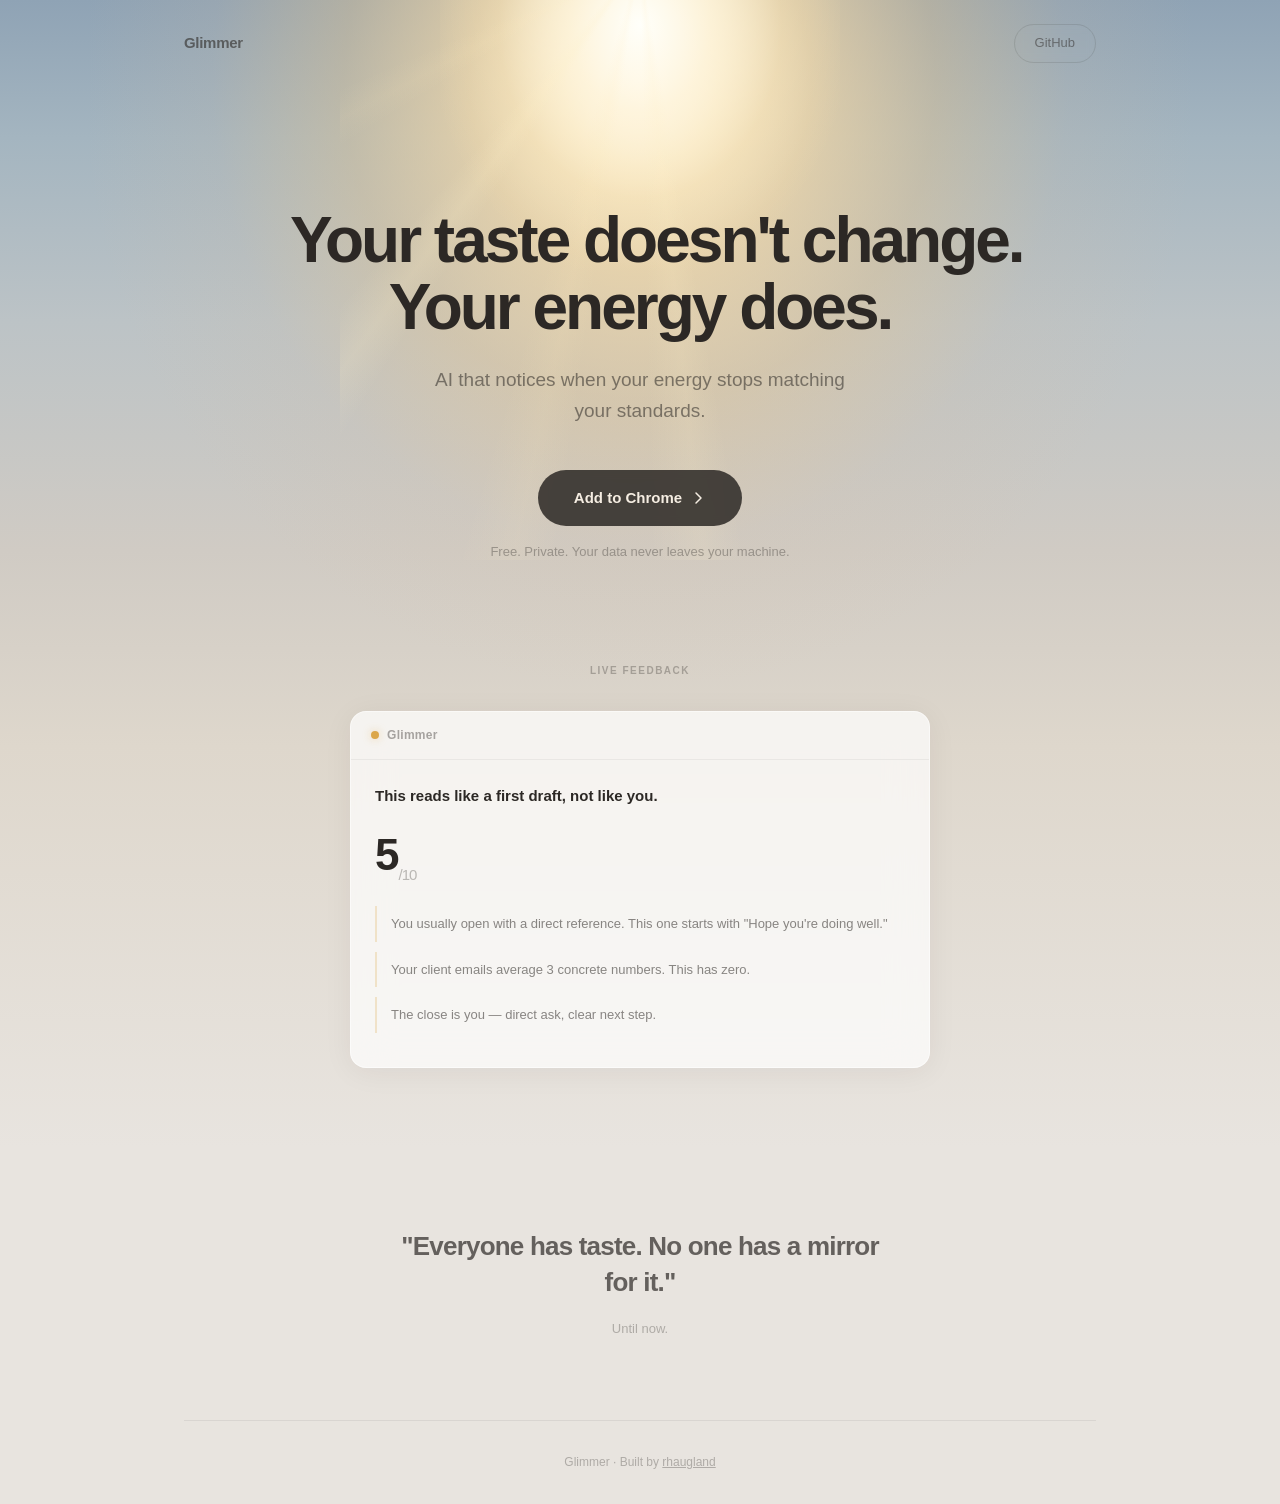
<file: site/index.html>
<!DOCTYPE html>
<html lang="en">
<head>
<meta charset="utf-8">
<meta name="viewport" content="width=device-width, initial-scale=1">
<title>Glimmer</title>
<meta name="description" content="AI that learns your voice and catches when your energy isn't matching your taste.">
<style>
  * { margin: 0; padding: 0; box-sizing: border-box; }

  body {
    font-family: -apple-system, BlinkMacSystemFont, "SF Pro Display", "Helvetica Neue", sans-serif;
    background: #E8E4DF;
    color: #2C2825;
    line-height: 1.6;
    -webkit-font-smoothing: antialiased;
    overflow-x: hidden;
  }

  /* ── The sky ── */
  .sky {
    position: relative;
    min-height: 100vh;
    background: linear-gradient(
      180deg,
      #8FA3B5 0%,
      #A4B5C0 12%,
      #BCC3C6 28%,
      #D0CBC4 48%,
      #DED7CC 65%,
      #E8E4DF 100%
    );
    overflow: hidden;
  }

  /* The break — where sun pushes through (layered for intensity) */
  .sunbreak {
    position: absolute;
    top: -120px;
    left: 50%;
    transform: translateX(-50%);
    width: 1100px;
    height: 800px;
    background: radial-gradient(
      ellipse at 50% 25%,
      rgba(255, 250, 240, 1) 0%,
      rgba(255, 238, 200, 0.9) 10%,
      rgba(255, 220, 160, 0.65) 22%,
      rgba(245, 200, 130, 0.35) 38%,
      rgba(220, 190, 155, 0.12) 55%,
      transparent 72%
    );
    pointer-events: none;
    animation: breathe 8s ease-in-out infinite;
  }

  /* Second glow layer — hot center */
  .suncore {
    position: absolute;
    top: -80px;
    left: 50%;
    transform: translateX(-50%);
    width: 400px;
    height: 350px;
    background: radial-gradient(
      ellipse at 50% 30%,
      rgba(255, 255, 250, 1) 0%,
      rgba(255, 245, 220, 0.8) 25%,
      rgba(255, 230, 180, 0.3) 50%,
      transparent 75%
    );
    pointer-events: none;
    animation: breathe-core 8s ease-in-out infinite;
  }

  /* Light rays */
  .rays {
    position: absolute;
    top: -40px;
    left: 50%;
    transform: translateX(-50%);
    width: 600px;
    height: 600px;
    background:
      conic-gradient(
        from 170deg at 50% 0%,
        transparent 0deg,
        rgba(255, 240, 200, 0.14) 4deg,
        transparent 9deg,
        transparent 18deg,
        rgba(255, 235, 190, 0.1) 22deg,
        transparent 27deg,
        transparent 42deg,
        rgba(255, 240, 200, 0.16) 46deg,
        transparent 51deg,
        transparent 68deg,
        rgba(255, 235, 190, 0.08) 72deg,
        transparent 77deg,
        transparent 155deg,
        rgba(255, 240, 200, 0.12) 159deg,
        transparent 164deg,
        transparent 180deg
      );
    pointer-events: none;
    animation: rotate-slow 120s linear infinite;
  }

  @keyframes breathe {
    0%, 100% { opacity: 0.9; transform: translateX(-50%) scale(1); }
    50% { opacity: 1; transform: translateX(-50%) scale(1.06); }
  }

  @keyframes breathe-core {
    0%, 100% { opacity: 0.7; transform: translateX(-50%) scale(1); }
    50% { opacity: 1; transform: translateX(-50%) scale(1.1); }
  }

  @keyframes rotate-slow {
    from { transform: translateX(-50%) rotate(0deg); }
    to { transform: translateX(-50%) rotate(360deg); }
  }

  .container { max-width: 960px; margin: 0 auto; padding: 0 24px; position: relative; z-index: 2; }

  /* ── Nav ── */
  nav {
    padding: 24px 0;
    display: flex;
    justify-content: space-between;
    align-items: center;
  }
  .logo {
    font-size: 15px; font-weight: 700; letter-spacing: -0.3px;
    color: rgba(44, 40, 37, 0.6);
  }
  .nav-link {
    font-size: 13px; color: rgba(44, 40, 37, 0.5); text-decoration: none;
    padding: 8px 20px; border: 1px solid rgba(44, 40, 37, 0.12); border-radius: 100px;
    transition: all 0.2s;
    backdrop-filter: blur(4px);
  }
  .nav-link:hover { border-color: rgba(44, 40, 37, 0.3); color: rgba(44, 40, 37, 0.8); }

  /* ── Hero ── */
  .hero {
    text-align: center;
    padding: 120px 0 100px;
    max-width: 700px;
    margin: 0 auto;
  }
  .hero h1 {
    font-size: 64px;
    font-weight: 700;
    letter-spacing: -3px;
    line-height: 1.05;
    margin-bottom: 24px;
    color: #2C2825;
  }
  .hero p {
    font-size: 19px;
    color: rgba(44, 40, 37, 0.55);
    line-height: 1.6;
    max-width: 440px;
    margin: 0 auto 44px;
  }
  .hero-cta {
    display: inline-flex;
    align-items: center;
    gap: 8px;
    padding: 16px 36px;
    background: rgba(44, 40, 37, 0.85);
    color: #F5EDE2;
    border: none;
    border-radius: 100px;
    font-size: 15px;
    font-weight: 600;
    text-decoration: none;
    transition: all 0.25s;
    cursor: pointer;
    font-family: inherit;
    backdrop-filter: blur(4px);
  }
  .hero-cta:hover {
    background: rgba(44, 40, 37, 0.95);
    transform: translateY(-2px);
    box-shadow: 0 12px 40px rgba(44, 40, 37, 0.15);
  }
  .hero-sub {
    margin-top: 16px;
    font-size: 13px;
    color: rgba(44, 40, 37, 0.35);
  }

  /* ── Demo ── */
  .demo-section {
    padding: 0 0 80px;
  }
  .demo-label {
    text-align: center;
    font-size: 10px;
    font-weight: 700;
    text-transform: uppercase;
    letter-spacing: 1.5px;
    color: rgba(44, 40, 37, 0.3);
    margin-bottom: 32px;
  }
  .demo-card {
    background: rgba(255, 255, 255, 0.7);
    backdrop-filter: blur(20px);
    border-radius: 16px;
    border: 1px solid rgba(255, 255, 255, 0.5);
    overflow: hidden;
    max-width: 580px;
    margin: 0 auto;
    box-shadow: 0 4px 30px rgba(44, 40, 37, 0.06);
  }
  .demo-header {
    padding: 14px 20px;
    border-bottom: 1px solid rgba(44, 40, 37, 0.06);
    display: flex;
    align-items: center;
    gap: 8px;
  }
  .demo-dot {
    width: 8px; height: 8px; border-radius: 50%;
    background: #DBA64A;
    box-shadow: 0 0 8px rgba(219, 166, 74, 0.4);
  }
  .demo-header span {
    font-size: 12px; font-weight: 600;
    color: rgba(44, 40, 37, 0.4);
    letter-spacing: 0.3px;
  }
  .demo-body { padding: 24px; }
  .demo-verdict {
    font-size: 15px; font-weight: 600; margin-bottom: 12px;
  }
  .demo-score {
    font-size: 44px; font-weight: 700; letter-spacing: -1px; margin-bottom: 16px;
  }
  .demo-score sub { font-size: 15px; color: rgba(44, 40, 37, 0.3); font-weight: 400; }
  .demo-detail {
    padding: 8px 0 8px 14px;
    border-left: 2px solid rgba(219, 166, 74, 0.25);
    font-size: 13px;
    color: rgba(44, 40, 37, 0.55);
    margin-bottom: 10px;
    line-height: 1.5;
  }

  /* ── Bottom ── */
  .bottom {
    background: #E8E4DF;
    position: relative;
  }

  .the-line {
    padding: 80px 0;
    text-align: center;
  }
  .the-line blockquote {
    font-size: 26px;
    font-weight: 600;
    letter-spacing: -0.8px;
    line-height: 1.4;
    max-width: 500px;
    margin: 0 auto 14px;
    color: rgba(44, 40, 37, 0.7);
  }
  .the-line cite {
    font-style: normal;
    font-size: 13px;
    color: rgba(44, 40, 37, 0.3);
  }

  footer {
    padding: 32px 0;
    border-top: 1px solid rgba(44, 40, 37, 0.08);
    text-align: center;
    font-size: 12px;
    color: rgba(44, 40, 37, 0.3);
  }
  footer a { color: inherit; }

  @media (max-width: 768px) {
    .hero { padding: 80px 0 60px; }
    .hero h1 { font-size: clamp(24px, 5.5vw, 38px); letter-spacing: -1.5px; }
    .hero p { font-size: 16px; }
    .sunbreak { width: 500px; height: 400px; }
    .rays { width: 400px; height: 400px; }
    .the-line blockquote { font-size: 21px; }
  }
</style>
</head>
<body>

<div class="sky">
  <div class="sunbreak"></div>
  <div class="suncore"></div>
  <div class="rays"></div>

  <div class="container">
    <nav>
      <div class="logo">Glimmer</div>
      <a href="https://github.com/rhaugland/discernment" class="nav-link" target="_blank">GitHub</a>
    </nav>
  </div>

  <div class="container">
    <div class="hero">
      <h1 style="white-space: nowrap;">Your taste doesn't change.<br>Your energy does.</h1>
      <p>AI that notices when your energy stops matching your standards.</p>
      <a href="https://chromewebstore.google.com/detail/discernment/nalmffchcmhecjpofnhmjlnbokfhbbaj" class="hero-cta">
        Add to Chrome
        <svg width="16" height="16" viewBox="0 0 16 16" fill="none"><path d="M6 3L11 8L6 13" stroke="currentColor" stroke-width="1.5" stroke-linecap="round" stroke-linejoin="round"/></svg>
      </a>
      <div class="hero-sub">Free. Private. Your data never leaves your machine.</div>
    </div>
  </div>

  <div class="container">
    <div class="demo-section">
      <div class="demo-label">Live feedback</div>
      <div class="demo-card">
        <div class="demo-header">
          <div class="demo-dot"></div>
          <span>Glimmer</span>
        </div>
        <div class="demo-body">
          <div class="demo-verdict">This reads like a first draft, not like you.</div>
          <div class="demo-score">5<sub>/10</sub></div>
          <div class="demo-detail">You usually open with a direct reference. This one starts with "Hope you're doing well."</div>
          <div class="demo-detail">Your client emails average 3 concrete numbers. This has zero.</div>
          <div class="demo-detail">The close is you — direct ask, clear next step.</div>
        </div>
      </div>
    </div>
  </div>
</div>

<div class="bottom">
  <div class="container">
    <div class="the-line">
      <blockquote>"Everyone has taste. No one has a mirror for it."</blockquote>
      <cite>Until now.</cite>
    </div>
  </div>
  <div class="container">
    <footer>
      Glimmer &middot; Built by <a href="https://github.com/rhaugland">rhaugland</a>
    </footer>
  </div>
</div>

</body>
</html>
</file>
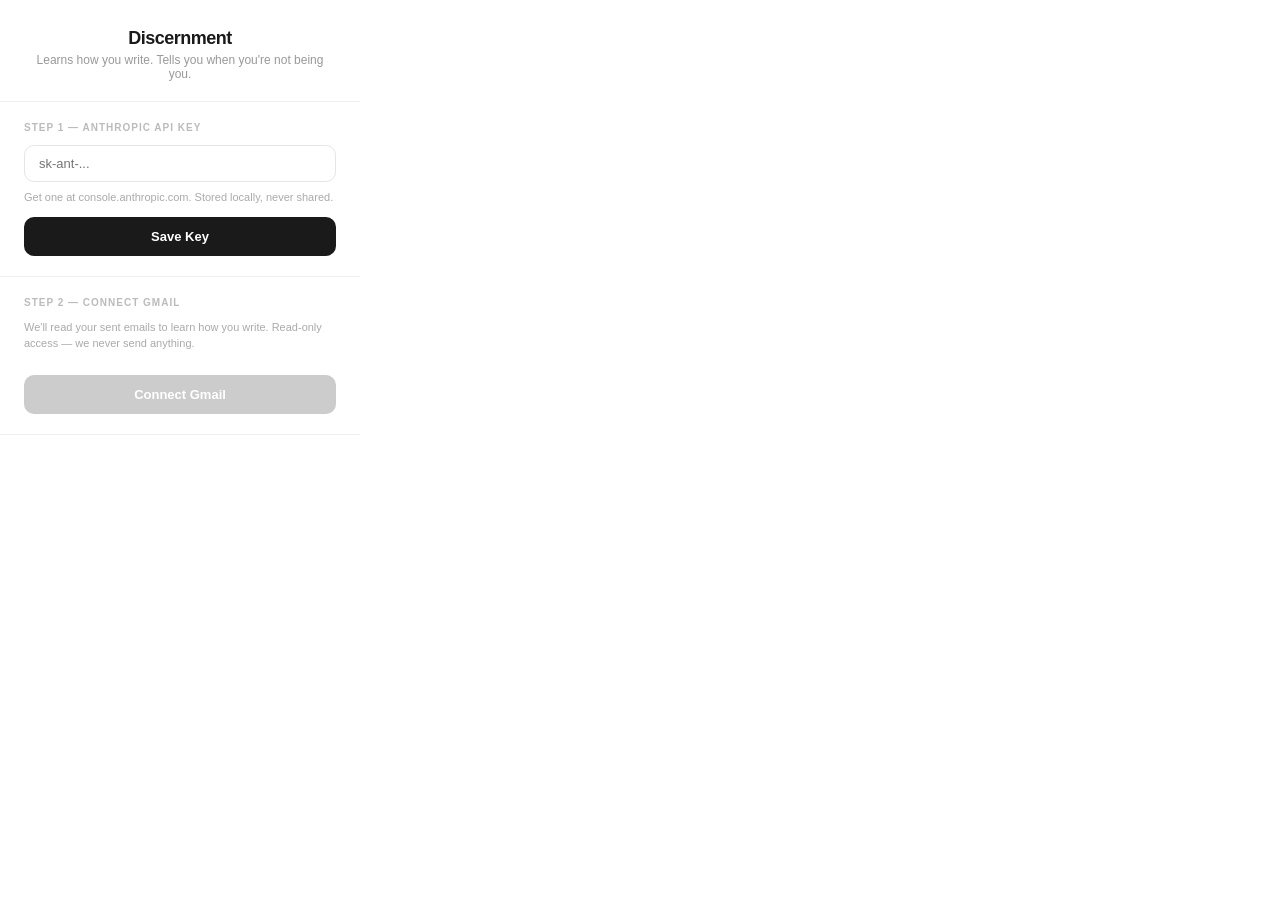
<file: popup.html>
<!DOCTYPE html>
<html>
<head>
<meta charset="utf-8">
<style>
  * { margin: 0; padding: 0; box-sizing: border-box; }
  body {
    width: 360px;
    font-family: -apple-system, BlinkMacSystemFont, "SF Pro Text", "Helvetica Neue", sans-serif;
    font-size: 13px;
    color: #1a1a1a;
    background: #fff;
    overflow-x: hidden;
  }

  /* ── Steps ── */
  .step { display: none; }
  .step.active { display: block; }

  /* ── Header ── */
  .header {
    padding: 28px 24px 20px;
    text-align: center;
    border-bottom: 1px solid #f0f0f0;
  }
  .header h1 { font-size: 18px; font-weight: 700; letter-spacing: -0.5px; }
  .header p { font-size: 12px; color: #999; margin-top: 4px; }

  /* ── Sections ── */
  .section { padding: 20px 24px; border-bottom: 1px solid #f0f0f0; }
  .section-label {
    font-size: 10px; font-weight: 600; text-transform: uppercase;
    letter-spacing: 1px; color: #bbb; margin-bottom: 12px;
  }

  input[type="password"] {
    width: 100%; padding: 10px 14px; border: 1px solid #e5e5e5;
    border-radius: 10px; font-size: 13px; font-family: inherit; outline: none;
    transition: border-color 0.15s;
  }
  input:focus { border-color: #1a1a1a; }

  .btn {
    width: 100%; padding: 12px; border: none; border-radius: 10px;
    font-size: 13px; font-weight: 600; cursor: pointer;
    font-family: inherit; transition: all 0.15s; margin-top: 12px;
  }
  .btn-dark { background: #1a1a1a; color: #fff; }
  .btn-dark:hover { background: #333; }
  .btn-dark:disabled { background: #ccc; cursor: default; }
  .btn-outline {
    background: #fff; color: #1a1a1a; border: 1px solid #e5e5e5;
  }
  .btn-outline:hover { border-color: #1a1a1a; }
  .btn-danger { background: none; color: #e5534b; border: none; font-size: 11px; margin-top: 16px; }

  /* ── Progress ── */
  .progress-container { text-align: center; padding: 32px 24px; }
  .progress-bar-track {
    height: 4px; background: #f0f0f0; border-radius: 4px;
    overflow: hidden; margin: 16px 0;
  }
  .progress-bar-fill {
    height: 100%; background: #1a1a1a; border-radius: 4px;
    transition: width 0.3s ease; width: 0%;
  }
  .progress-label { font-size: 12px; color: #999; }
  .progress-emoji { font-size: 32px; margin-bottom: 12px; }

  /* ── Done state ── */
  .done-container { text-align: center; padding: 32px 24px; }
  .done-check { font-size: 40px; margin-bottom: 12px; }
  .done-title { font-size: 16px; font-weight: 600; margin-bottom: 8px; }
  .done-sub { font-size: 12px; color: #888; line-height: 1.5; }

  .stat-row {
    display: flex; justify-content: space-between; align-items: center;
    padding: 8px 0; font-size: 12px;
  }
  .stat-value { font-weight: 700; font-variant-numeric: tabular-nums; }

  .help-text { font-size: 11px; color: #aaa; margin-top: 8px; line-height: 1.4; }

  @keyframes pulse { 0%,100% { opacity: 1; } 50% { opacity: 0.5; } }
  .pulsing { animation: pulse 1.5s ease-in-out infinite; }
</style>
</head>
<body>

<!-- STEP 1: Setup -->
<div class="step active" id="step-setup">
  <div class="header">
    <h1>Discernment</h1>
    <p>Learns how you write. Tells you when you're not being you.</p>
  </div>
  <div class="section">
    <div class="section-label">Step 1 — Anthropic API Key</div>
    <input type="password" id="apiKey" placeholder="sk-ant-..." />
    <p class="help-text">Get one at console.anthropic.com. Stored locally, never shared.</p>
    <button class="btn btn-dark" id="saveKeyBtn">Save Key</button>
  </div>
  <div class="section">
    <div class="section-label">Step 2 — Connect Gmail</div>
    <p class="help-text" style="margin-bottom: 12px;">
      We'll read your sent emails to learn how you write. Read-only access — we never send anything.
    </p>
    <button class="btn btn-dark" id="connectBtn" disabled>Connect Gmail</button>
  </div>
</div>

<!-- STEP 2: Learning -->
<div class="step" id="step-learning">
  <div class="header">
    <h1>Discernment</h1>
  </div>
  <div class="progress-container">
    <div class="progress-emoji pulsing" id="progressEmoji">&#128270;</div>
    <div style="font-size: 14px; font-weight: 600;" id="progressTitle">Reading your emails...</div>
    <div class="progress-bar-track">
      <div class="progress-bar-fill" id="progressBar"></div>
    </div>
    <div class="progress-label" id="progressLabel">Starting...</div>
  </div>
</div>

<!-- STEP 3: Report ready -->
<div class="step" id="step-done">
  <div class="header">
    <h1>Discernment</h1>
  </div>
  <div class="done-container">
    <div class="done-check">&#10003;</div>
    <div class="done-title">Your taste report is ready</div>
    <div class="done-sub">Click below to see who you are as a writer.</div>
    <button class="btn btn-dark" id="viewReportBtn" style="margin-top: 20px;">View My Report</button>
  </div>
</div>

<!-- STEP 4: Monitoring active -->
<div class="step" id="step-monitoring">
  <div class="header">
    <h1>Discernment</h1>
    <p>Monitoring your writing</p>
  </div>
  <div class="section">
    <div class="stat-row">
      <span>Emails analyzed</span>
      <span class="stat-value" id="statEmails">0</span>
    </div>
    <div class="stat-row">
      <span>Profile findings</span>
      <span class="stat-value" id="statFindings">0</span>
    </div>
    <div class="stat-row">
      <span>Status</span>
      <span class="stat-value" style="color: #34d399;">Active</span>
    </div>
  </div>
  <div class="section">
    <button class="btn btn-outline" id="viewReportBtn2">View Report Again</button>
    <button class="btn btn-danger" id="resetBtn">Reset Everything</button>
  </div>
</div>

<script src="popup.js"></script>
</body>
</html>
</file>
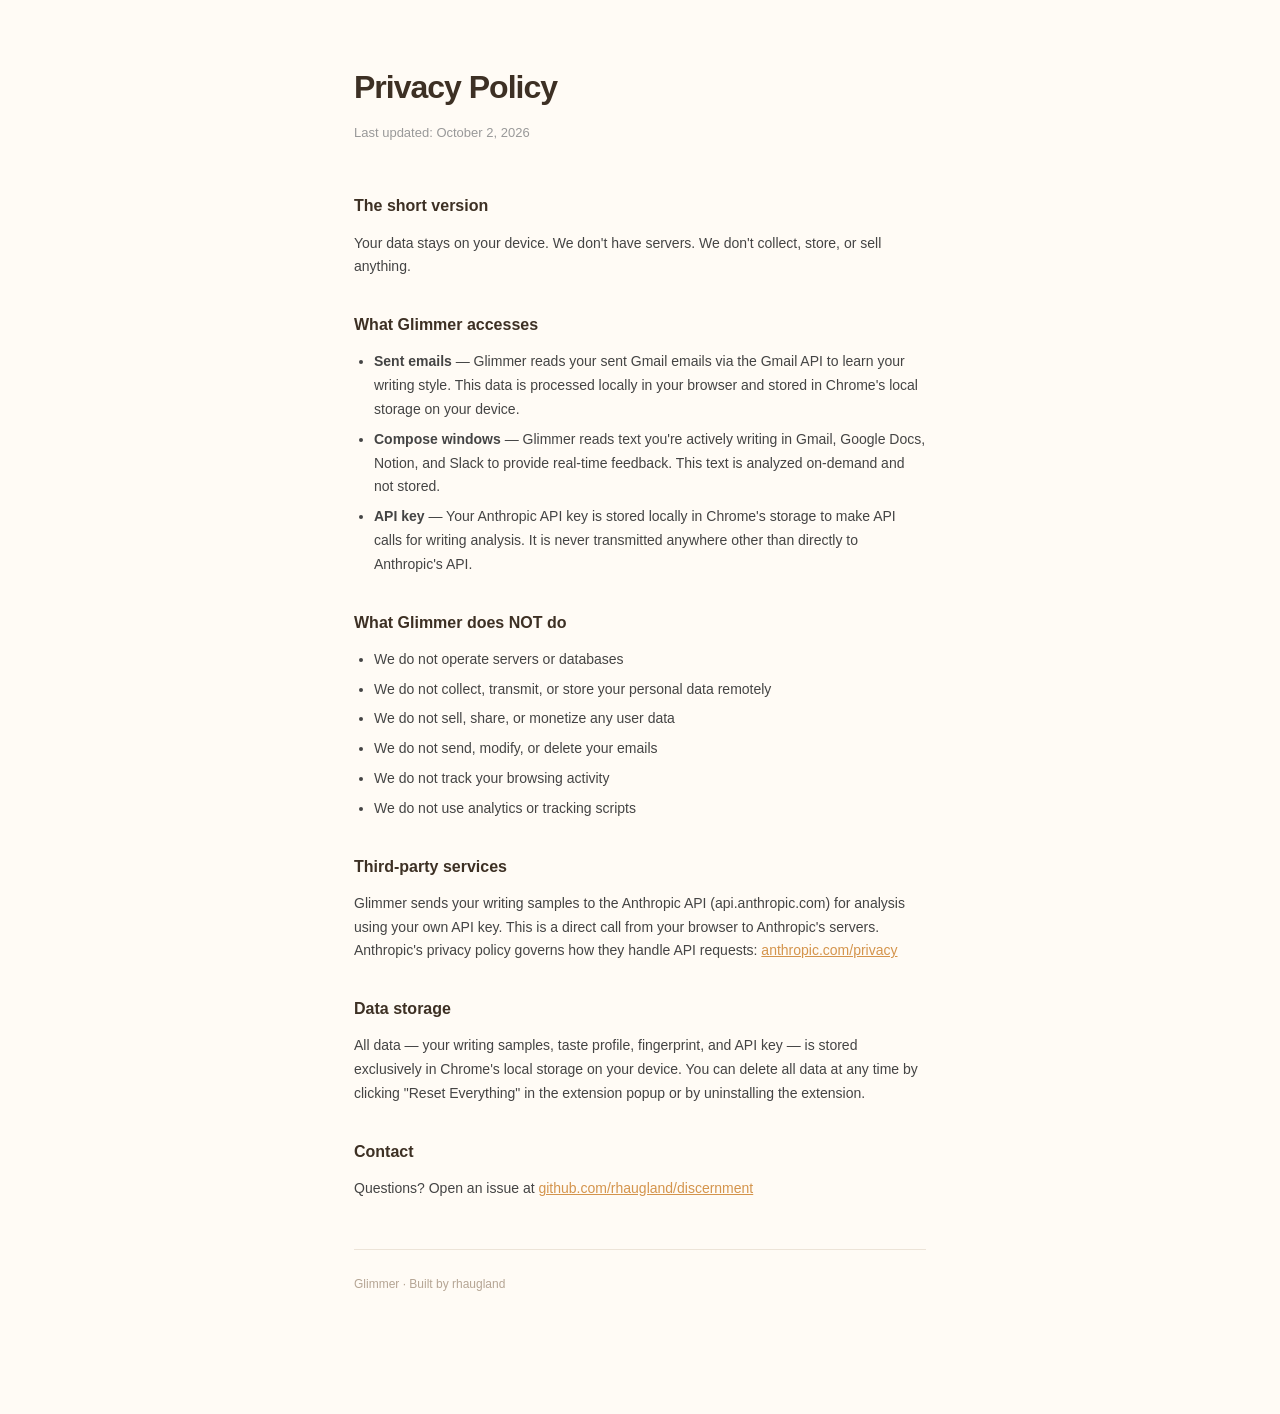
<file: site/privacy.html>
<!DOCTYPE html>
<html lang="en">
<head>
<meta charset="utf-8">
<meta name="viewport" content="width=device-width, initial-scale=1">
<title>Glimmer — Privacy Policy</title>
<style>
  * { margin: 0; padding: 0; box-sizing: border-box; }
  body {
    font-family: -apple-system, BlinkMacSystemFont, "SF Pro Text", "Helvetica Neue", sans-serif;
    background: #FFFBF5; color: #3D3024; line-height: 1.7;
    -webkit-font-smoothing: antialiased;
  }
  .container { max-width: 620px; margin: 0 auto; padding: 60px 24px 120px; }
  h1 { font-size: 32px; font-weight: 700; letter-spacing: -1px; margin-bottom: 8px; }
  .updated { font-size: 13px; color: #999; margin-bottom: 48px; }
  h2 { font-size: 16px; font-weight: 600; margin: 32px 0 12px; }
  p { font-size: 14px; color: #444; margin-bottom: 16px; }
  ul { margin: 0 0 16px 20px; font-size: 14px; color: #444; }
  li { margin-bottom: 6px; }
  a { color: #D4944C; }
  .footer { margin-top: 48px; padding-top: 24px; border-top: 1px solid #EDE4D8; font-size: 12px; color: #B5A594; }
</style>
</head>
<body>
<div class="container">
  <h1>Privacy Policy</h1>
  <div class="updated">Last updated: October 2, 2026</div>

  <h2>The short version</h2>
  <p>Your data stays on your device. We don't have servers. We don't collect, store, or sell anything.</p>

  <h2>What Glimmer accesses</h2>
  <ul>
    <li><strong>Sent emails</strong> — Glimmer reads your sent Gmail emails via the Gmail API to learn your writing style. This data is processed locally in your browser and stored in Chrome's local storage on your device.</li>
    <li><strong>Compose windows</strong> — Glimmer reads text you're actively writing in Gmail, Google Docs, Notion, and Slack to provide real-time feedback. This text is analyzed on-demand and not stored.</li>
    <li><strong>API key</strong> — Your Anthropic API key is stored locally in Chrome's storage to make API calls for writing analysis. It is never transmitted anywhere other than directly to Anthropic's API.</li>
  </ul>

  <h2>What Glimmer does NOT do</h2>
  <ul>
    <li>We do not operate servers or databases</li>
    <li>We do not collect, transmit, or store your personal data remotely</li>
    <li>We do not sell, share, or monetize any user data</li>
    <li>We do not send, modify, or delete your emails</li>
    <li>We do not track your browsing activity</li>
    <li>We do not use analytics or tracking scripts</li>
  </ul>

  <h2>Third-party services</h2>
  <p>Glimmer sends your writing samples to the Anthropic API (api.anthropic.com) for analysis using your own API key. This is a direct call from your browser to Anthropic's servers. Anthropic's privacy policy governs how they handle API requests: <a href="https://www.anthropic.com/privacy" target="_blank">anthropic.com/privacy</a></p>

  <h2>Data storage</h2>
  <p>All data — your writing samples, taste profile, fingerprint, and API key — is stored exclusively in Chrome's local storage on your device. You can delete all data at any time by clicking "Reset Everything" in the extension popup or by uninstalling the extension.</p>

  <h2>Contact</h2>
  <p>Questions? Open an issue at <a href="https://github.com/rhaugland/discernment/issues">github.com/rhaugland/discernment</a></p>

  <div class="footer">Glimmer &middot; Built by rhaugland</div>
</div>
</body>
</html>
</file>
